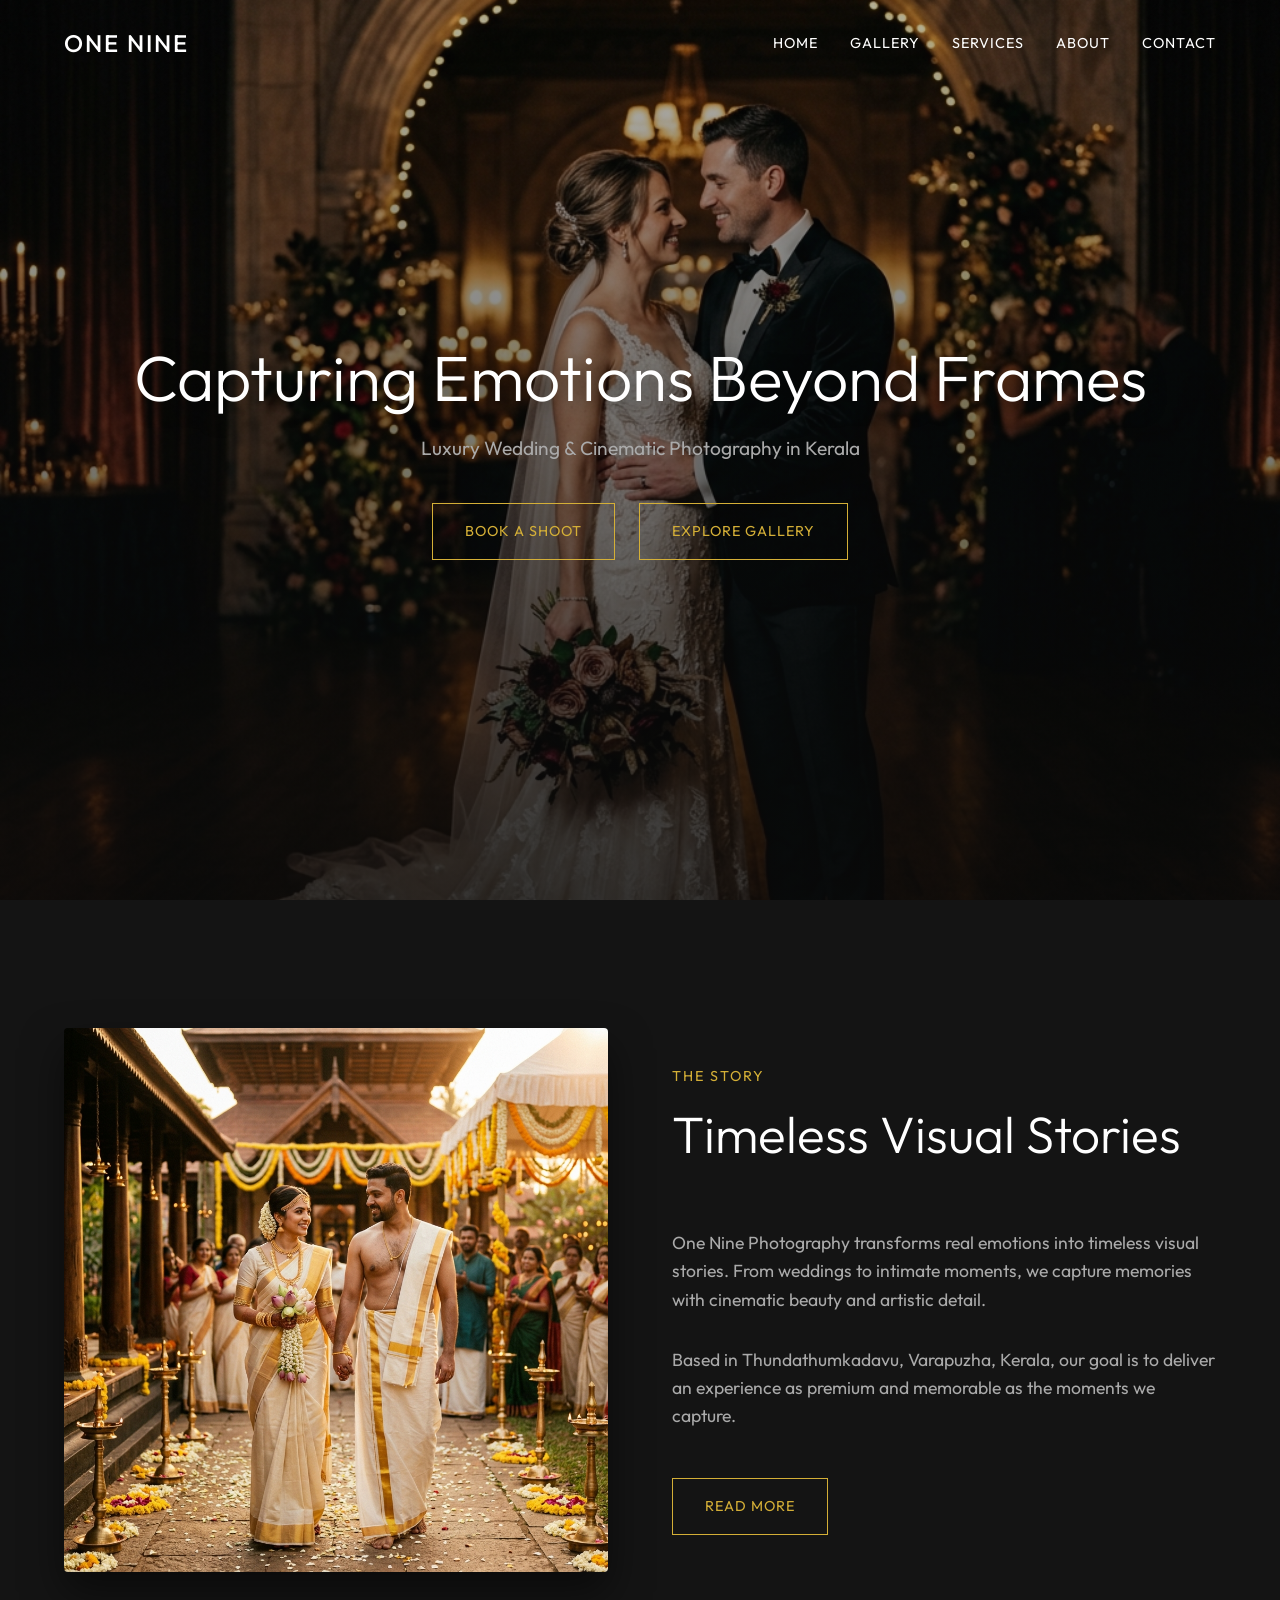
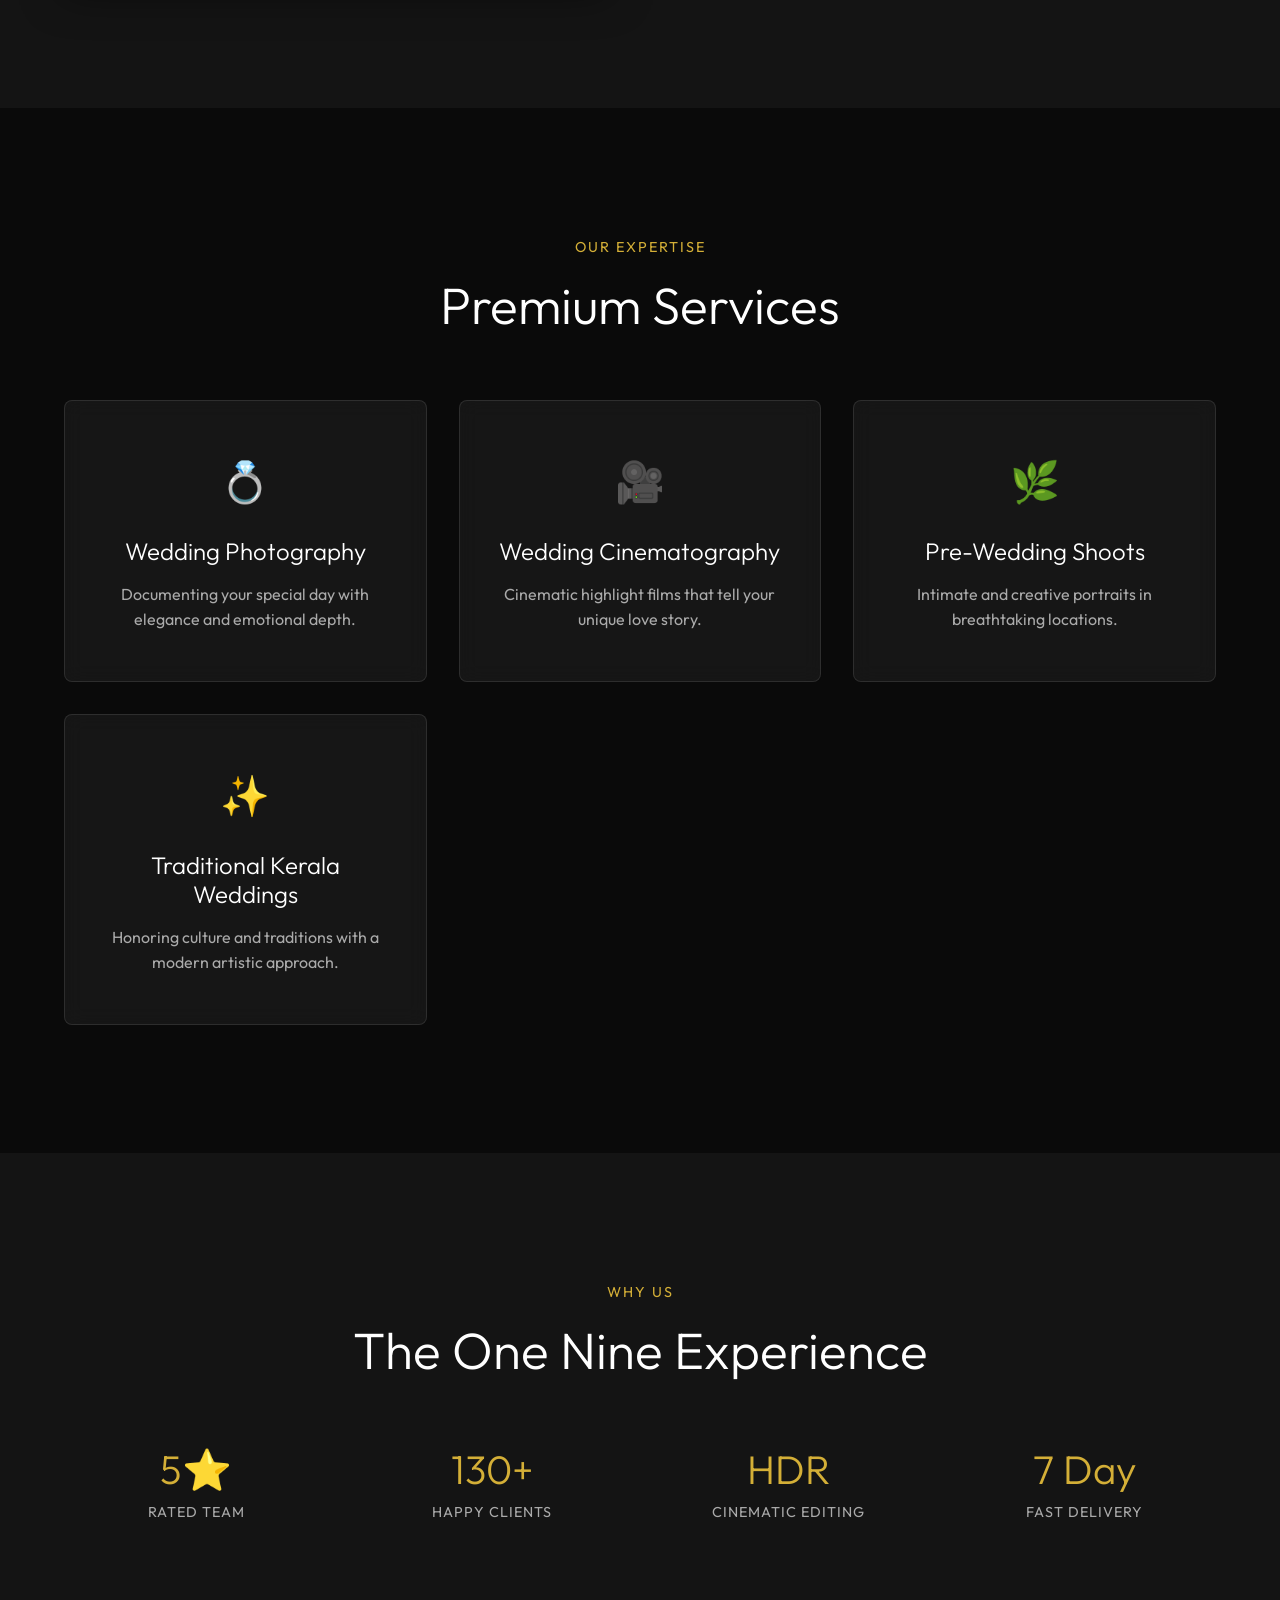
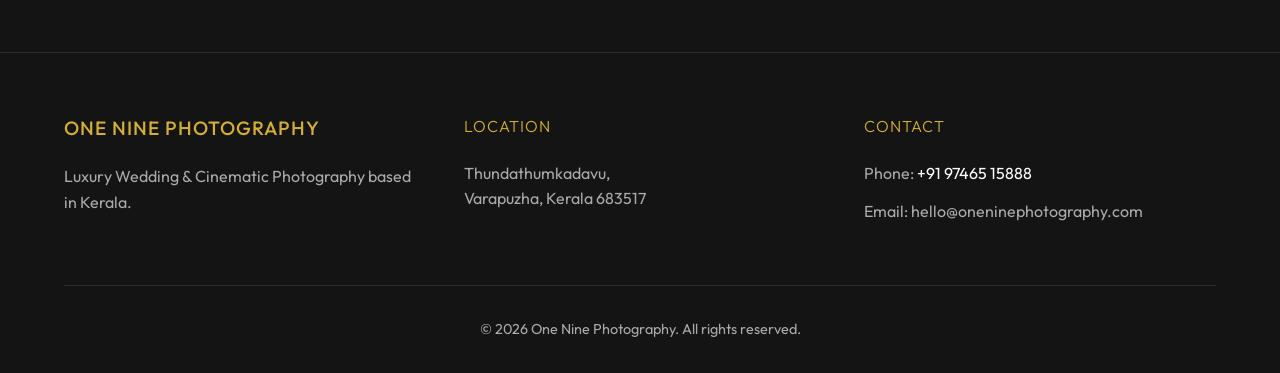
<file: index.html>
<!DOCTYPE html>
<html lang="en">
<head>
  <meta charset="UTF-8">
  <meta name="viewport" content="width=device-width, initial-scale=1.0">
  <title>One Nine Photography | Luxury Wedding & Cinematic Photography in Kerala</title>
  <meta name="description" content="One Nine Photography transforms real emotions into timeless visual stories. Luxury wedding, pre-wedding, and cinematic photography in Kerala.">
  <link rel="stylesheet" href="styles.css">
</head>
<body>

  <nav id="navbar">
    <div class="logo">One Nine</div>
    <ul class="nav-links" id="navLinks">
      <li><a href="index.html">Home</a></li>
      <li><a href="gallery.html">Gallery</a></li>
      <li><a href="services.html">Services</a></li>
      <li><a href="about.html">About</a></li>
      <li><a href="contact.html">Contact</a></li>
    </ul>
    <div class="hamburger" id="hamburger">☰</div>
  </nav>

  <header class="hero">
    <div class="hero-bg" id="heroBg"></div>
    <div class="hero-content">
      <h1>Capturing Emotions Beyond Frames</h1>
      <p>Luxury Wedding & Cinematic Photography in Kerala</p>
      <div class="hero-btns">
        <a href="contact.html" class="btn">Book a Shoot</a>
        <a href="gallery.html" class="btn">Explore Gallery</a>
      </div>
    </div>
  </header>

  <section id="about" class="about">
    <div class="about-image fade-in-on-scroll">
      <img src="" alt="Cinematic Couple Portrait" id="aboutImg">
    </div>
    <div class="about-text fade-in-on-scroll">
      <div class="section-title" style="text-align: left;">
        <span>The Story</span>
        <h2>Timeless Visual Stories</h2>
      </div>
      <p>One Nine Photography transforms real emotions into timeless visual stories. From weddings to intimate moments, we capture memories with cinematic beauty and artistic detail.</p>
      <p>Based in Thundathumkadavu, Varapuzha, Kerala, our goal is to deliver an experience as premium and memorable as the moments we capture.</p>
      <a href="about.html" class="btn" style="margin-top: 1rem;">Read More</a>
    </div>
  </section>

  <section id="services" class="services fade-in-on-scroll">
    <div class="section-title">
      <span>Our Expertise</span>
      <h2>Premium Services</h2>
    </div>
    <div class="services-grid">
      <div class="service-card">
        <div class="service-icon">💍</div>
        <h3>Wedding Photography</h3>
        <p>Documenting your special day with elegance and emotional depth.</p>
      </div>
      <div class="service-card">
        <div class="service-icon">🎥</div>
        <h3>Wedding Cinematography</h3>
        <p>Cinematic highlight films that tell your unique love story.</p>
      </div>
      <div class="service-card">
        <div class="service-icon">🌿</div>
        <h3>Pre-Wedding Shoots</h3>
        <p>Intimate and creative portraits in breathtaking locations.</p>
      </div>
      <div class="service-card">
        <div class="service-icon">✨</div>
        <h3>Traditional Kerala Weddings</h3>
        <p>Honoring culture and traditions with a modern artistic approach.</p>
      </div>
    </div>
  </section>

  <section class="why-choose-us fade-in-on-scroll" style="background: var(--bg-secondary);">
    <div class="section-title">
      <span>Why Us</span>
      <h2>The One Nine Experience</h2>
    </div>
    <div class="features-grid">
      <div class="feature-card">
        <h3>5⭐</h3>
        <p>Rated Team</p>
      </div>
      <div class="feature-card">
        <h3>130+</h3>
        <p>Happy Clients</p>
      </div>
      <div class="feature-card">
        <h3>HDR</h3>
        <p>Cinematic Editing</p>
      </div>
      <div class="feature-card">
        <h3>7 Day</h3>
        <p>Fast Delivery</p>
      </div>
    </div>
  </section>

  <footer>
    <div class="footer-content">
      <div class="footer-section">
        <h4 style="font-size: 1.2rem; font-weight: 500;">One Nine Photography</h4>
        <p>Luxury Wedding & Cinematic Photography based in Kerala.</p>
      </div>
      <div class="footer-section">
        <h4>Location</h4>
        <p>Thundathumkadavu,<br>Varapuzha, Kerala 683517</p>
      </div>
      <div class="footer-section">
        <h4>Contact</h4>
        <p>Phone: <a href="tel:+919746515888">+91 97465 15888</a></p>
        <p>Email: hello@oneninephotography.com</p>
      </div>
    </div>
    <div class="footer-bottom">
      <p>&copy; 2026 One Nine Photography. All rights reserved.</p>
    </div>
  </footer>

  <script src="script.js"></script>
</body>
</html>
</file>
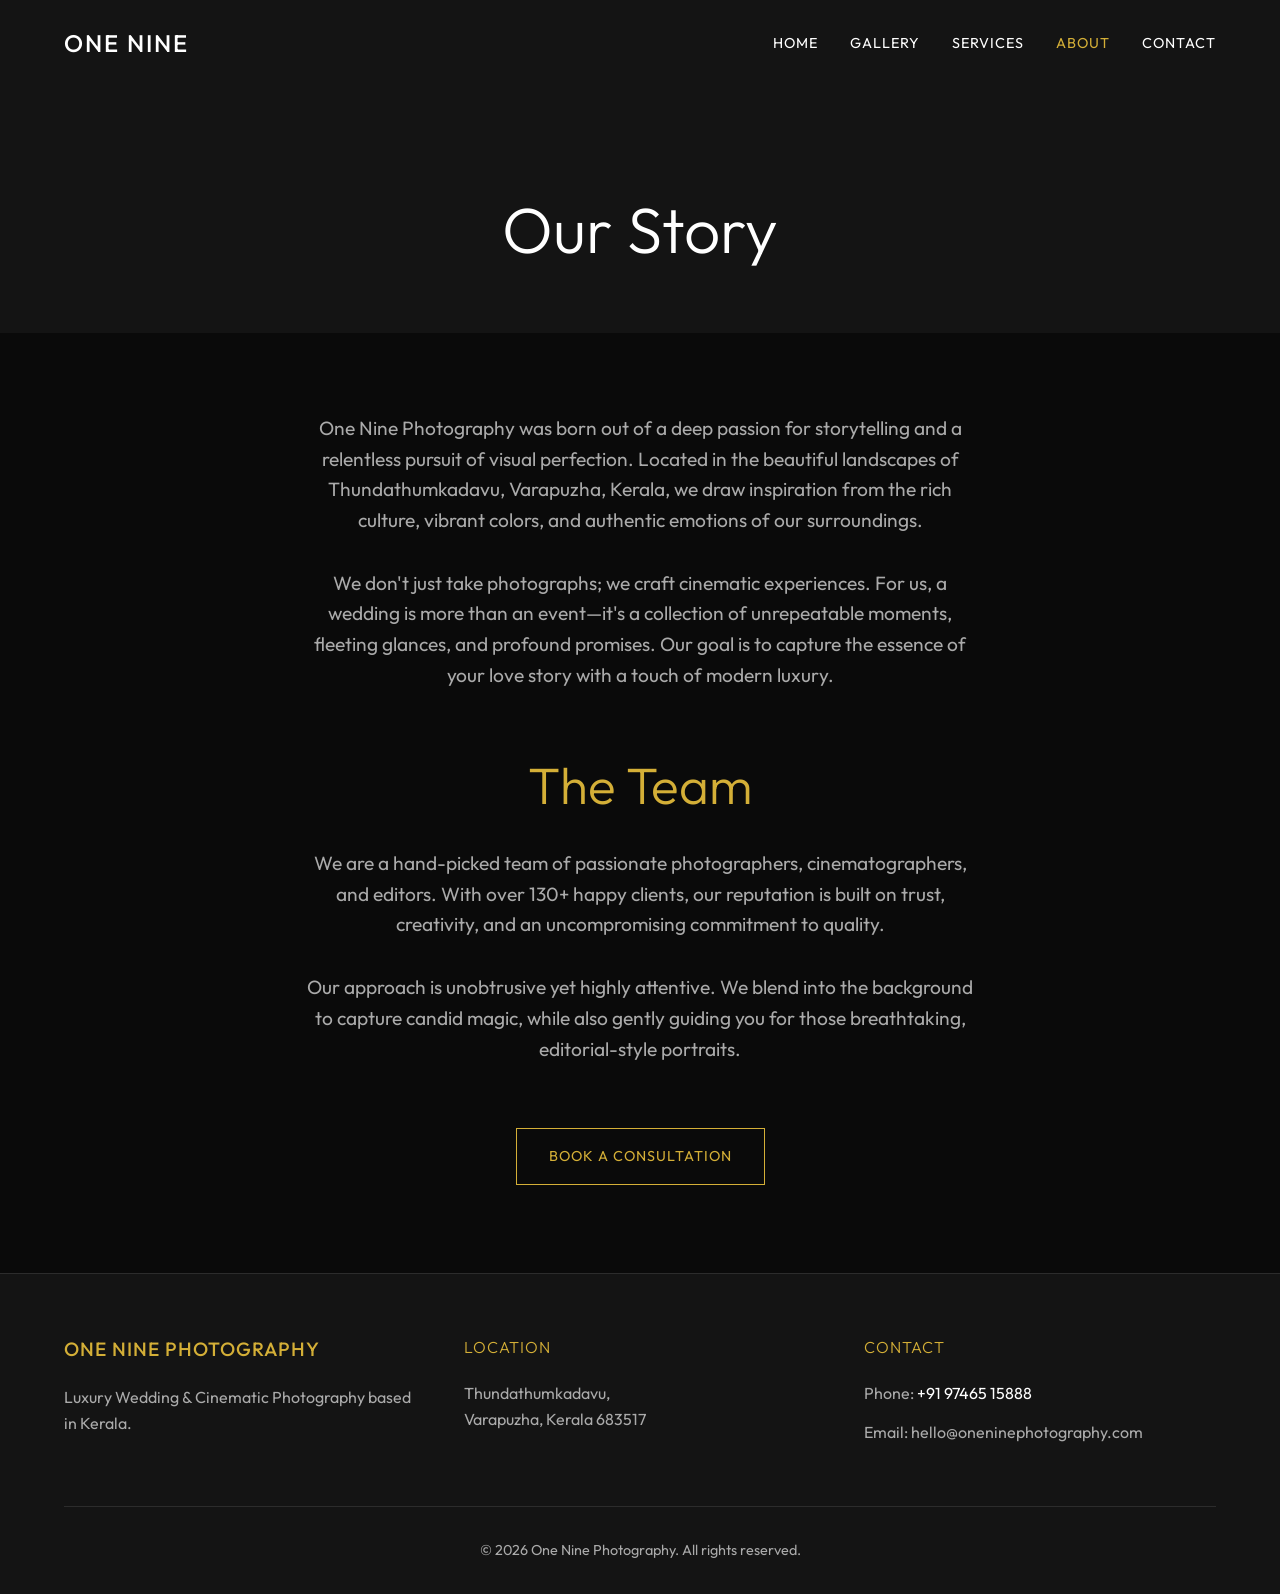
<file: about.html>
<!DOCTYPE html>
<html lang="en">
<head>
  <meta charset="UTF-8">
  <meta name="viewport" content="width=device-width, initial-scale=1.0">
  <title>About | One Nine Photography</title>
  <link rel="stylesheet" href="styles.css">
  <style>
    .about-header {
      padding: 12rem 5% 4rem;
      text-align: center;
      background: var(--bg-secondary);
    }
    
    .about-content {
      padding: 5rem 5%;
      max-width: 800px;
      margin: 0 auto;
      text-align: center;
    }
    
    .about-content p {
      color: var(--text-secondary);
      font-size: 1.2rem;
      margin-bottom: 2rem;
    }
    
    .about-content h2 {
      color: var(--accent-color);
      margin-top: 4rem;
      margin-bottom: 2rem;
    }
  </style>
</head>
<body>

  <nav id="navbar" class="scrolled">
    <div class="logo">One Nine</div>
    <ul class="nav-links" id="navLinks">
      <li><a href="index.html">Home</a></li>
      <li><a href="gallery.html">Gallery</a></li>
      <li><a href="services.html">Services</a></li>
      <li><a href="about.html" style="color: var(--accent-color);">About</a></li>
      <li><a href="contact.html">Contact</a></li>
    </ul>
    <div class="hamburger" id="hamburger">☰</div>
  </nav>

  <header class="about-header fade-in-on-scroll">
    <h1>Our Story</h1>
  </header>

  <section class="about-content fade-in-on-scroll">
    <p>One Nine Photography was born out of a deep passion for storytelling and a relentless pursuit of visual perfection. Located in the beautiful landscapes of Thundathumkadavu, Varapuzha, Kerala, we draw inspiration from the rich culture, vibrant colors, and authentic emotions of our surroundings.</p>
    
    <p>We don't just take photographs; we craft cinematic experiences. For us, a wedding is more than an event—it's a collection of unrepeatable moments, fleeting glances, and profound promises. Our goal is to capture the essence of your love story with a touch of modern luxury.</p>

    <h2>The Team</h2>
    <p>We are a hand-picked team of passionate photographers, cinematographers, and editors. With over 130+ happy clients, our reputation is built on trust, creativity, and an uncompromising commitment to quality.</p>
    
    <p>Our approach is unobtrusive yet highly attentive. We blend into the background to capture candid magic, while also gently guiding you for those breathtaking, editorial-style portraits.</p>

    <a href="contact.html" class="btn" style="margin-top: 2rem;">Book a Consultation</a>
  </section>

  <footer>
    <div class="footer-content">
      <div class="footer-section">
        <h4 style="font-size: 1.2rem; font-weight: 500;">One Nine Photography</h4>
        <p>Luxury Wedding & Cinematic Photography based in Kerala.</p>
      </div>
      <div class="footer-section">
        <h4>Location</h4>
        <p>Thundathumkadavu,<br>Varapuzha, Kerala 683517</p>
      </div>
      <div class="footer-section">
        <h4>Contact</h4>
        <p>Phone: <a href="tel:+919746515888">+91 97465 15888</a></p>
        <p>Email: hello@oneninephotography.com</p>
      </div>
    </div>
    <div class="footer-bottom">
      <p>&copy; 2026 One Nine Photography. All rights reserved.</p>
    </div>
  </footer>

  <script src="script.js"></script>
</body>
</html>
</file>
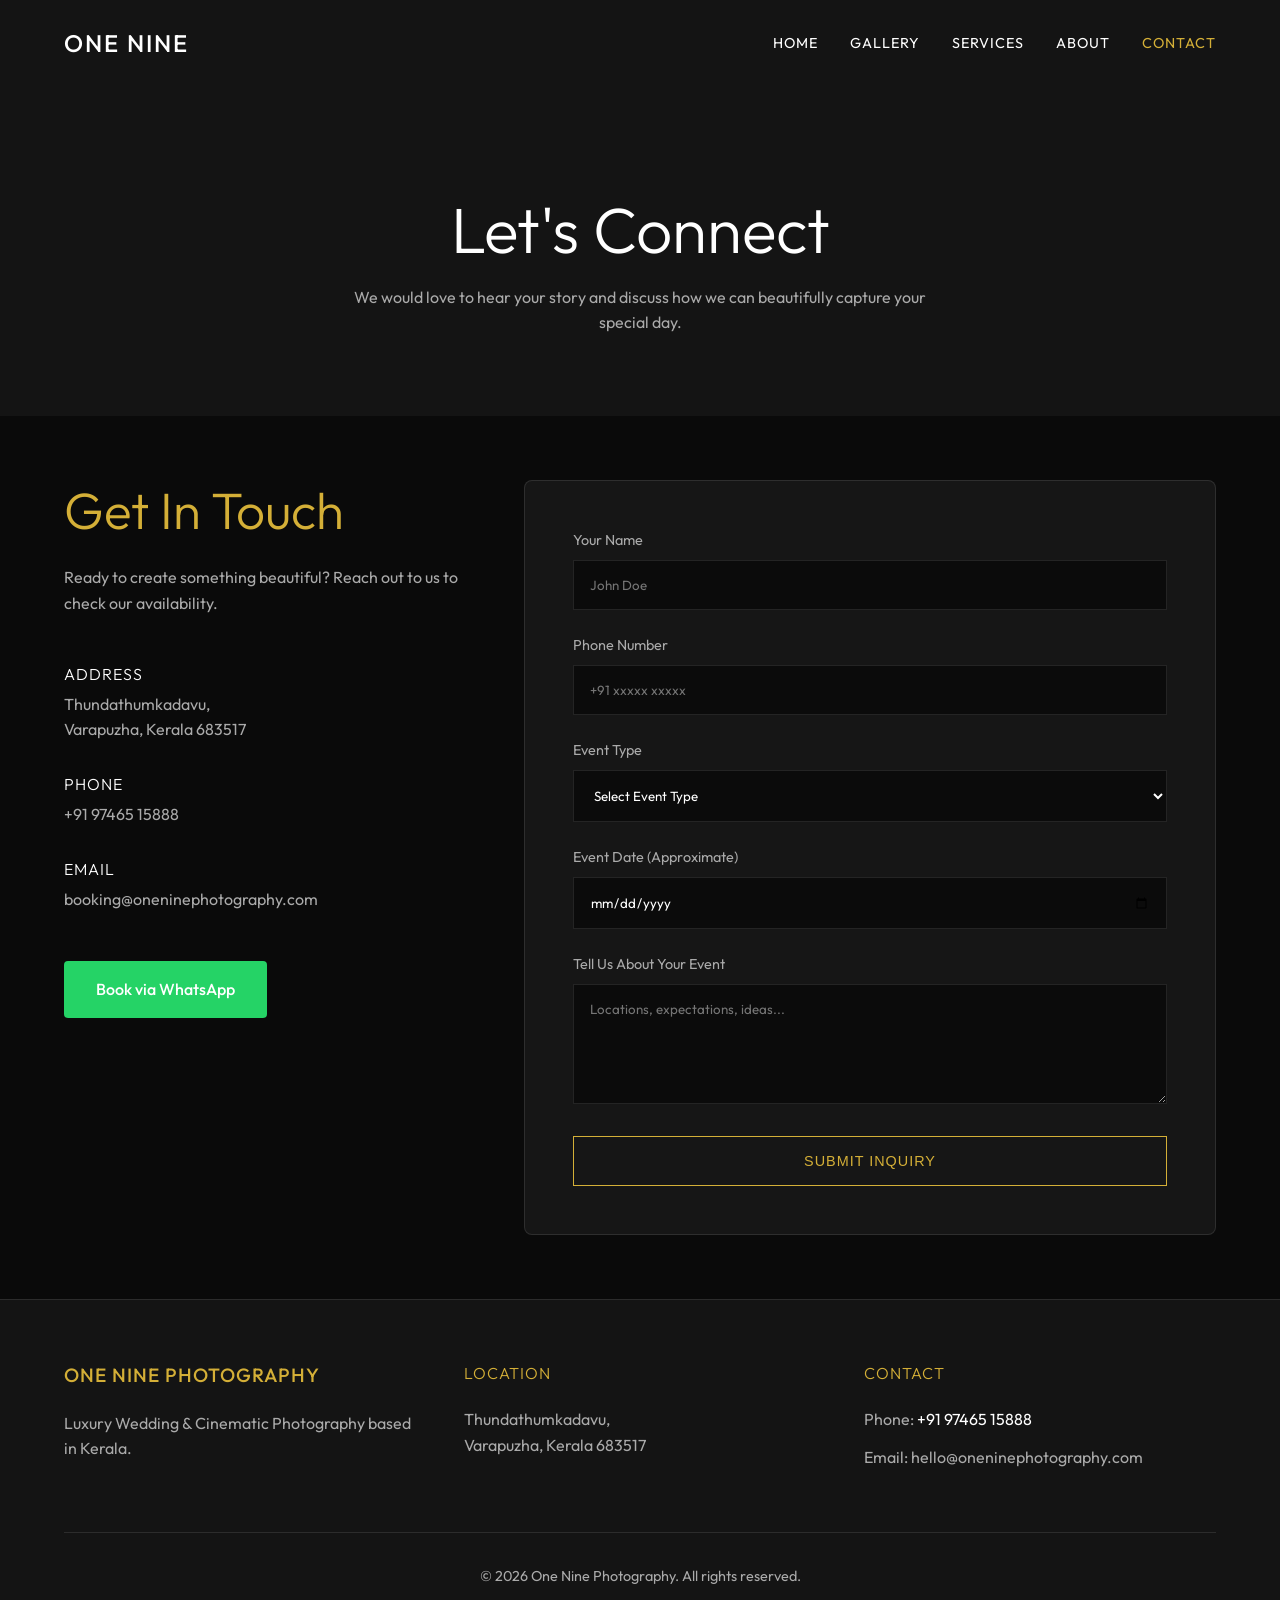
<file: contact.html>
<!DOCTYPE html>
<html lang="en">
<head>
  <meta charset="UTF-8">
  <meta name="viewport" content="width=device-width, initial-scale=1.0">
  <title>Contact | One Nine Photography</title>
  <link rel="stylesheet" href="styles.css">
  <style>
    .contact-header {
      padding: 12rem 5% 4rem;
      text-align: center;
      background: var(--bg-secondary);
    }
    
    .contact-container {
      display: flex;
      gap: 4rem;
      padding: 4rem 5%;
    }
    
    .contact-info {
      flex: 1;
    }
    
    .contact-info h2 {
      color: var(--accent-color);
    }
    
    .info-item {
      margin-bottom: 2rem;
    }
    
    .info-item h4 {
      text-transform: uppercase;
      letter-spacing: 1px;
      margin-bottom: 0.5rem;
    }
    
    .info-item p {
      color: var(--text-secondary);
    }
    
    .contact-form-wrapper {
      flex: 1.5;
      background: var(--glass-bg);
      padding: 3rem;
      border: 1px solid var(--glass-border);
      border-radius: 8px;
    }
    
    .form-group {
      margin-bottom: 1.5rem;
    }
    
    .form-group label {
      display: block;
      margin-bottom: 0.5rem;
      font-size: 0.9rem;
      color: var(--text-secondary);
    }
    
    .form-control {
      width: 100%;
      padding: 1rem;
      background: rgba(0,0,0,0.5);
      border: 1px solid var(--glass-border);
      color: white;
      font-family: 'Outfit', sans-serif;
    }
    
    .form-control:focus {
      outline: none;
      border-color: var(--accent-color);
    }
    
    textarea.form-control {
      resize: vertical;
      min-height: 120px;
    }
    
    .whatsapp-btn {
      display: inline-flex;
      align-items: center;
      gap: 0.5rem;
      background: #25D366;
      color: white;
      padding: 1rem 2rem;
      border-radius: 4px;
      text-decoration: none;
      font-weight: 500;
      margin-top: 1rem;
      transition: background 0.3s ease;
    }
    
    .whatsapp-btn:hover {
      background: #128C7E;
      color: white;
    }

    @media (max-width: 900px) {
      .contact-container {
        flex-direction: column;
      }
    }
  </style>
</head>
<body>

  <nav id="navbar" class="scrolled">
    <div class="logo">One Nine</div>
    <ul class="nav-links" id="navLinks">
      <li><a href="index.html">Home</a></li>
      <li><a href="gallery.html">Gallery</a></li>
      <li><a href="services.html">Services</a></li>
      <li><a href="about.html">About</a></li>
      <li><a href="contact.html" style="color: var(--accent-color);">Contact</a></li>
    </ul>
    <div class="hamburger" id="hamburger">☰</div>
  </nav>

  <header class="contact-header fade-in-on-scroll">
    <h1>Let's Connect</h1>
    <p style="color: var(--text-secondary); max-width: 600px; margin: 1rem auto;">We would love to hear your story and discuss how we can beautifully capture your special day.</p>
  </header>

  <section class="contact-container">
    <div class="contact-info fade-in-on-scroll">
      <h2>Get In Touch</h2>
      <p style="color: var(--text-secondary); margin-bottom: 3rem;">Ready to create something beautiful? Reach out to us to check our availability.</p>
      
      <div class="info-item">
        <h4>Address</h4>
        <p>Thundathumkadavu,<br>Varapuzha, Kerala 683517</p>
      </div>
      <div class="info-item">
        <h4>Phone</h4>
        <p>+91 97465 15888</p>
      </div>
      <div class="info-item">
        <h4>Email</h4>
        <p>booking@oneninephotography.com</p>
      </div>
      
      <a href="https://wa.me/919746515888" class="whatsapp-btn">
        <span>Book via WhatsApp</span>
      </a>
    </div>
    
    <div class="contact-form-wrapper fade-in-on-scroll">
      <form>
        <div class="form-group">
          <label>Your Name</label>
          <input type="text" class="form-control" placeholder="John Doe" required>
        </div>
        <div class="form-group">
          <label>Phone Number</label>
          <input type="tel" class="form-control" placeholder="+91 xxxxx xxxxx" required>
        </div>
        <div class="form-group">
          <label>Event Type</label>
          <select class="form-control" required>
            <option value="">Select Event Type</option>
            <option value="wedding">Wedding</option>
            <option value="pre-wedding">Pre-Wedding Shoot</option>
            <option value="engagement">Engagement</option>
            <option value="other">Other</option>
          </select>
        </div>
        <div class="form-group">
          <label>Event Date (Approximate)</label>
          <input type="date" class="form-control">
        </div>
        <div class="form-group">
          <label>Tell Us About Your Event</label>
          <textarea class="form-control" placeholder="Locations, expectations, ideas..."></textarea>
        </div>
        <button type="submit" class="btn" style="width: 100%;">Submit Inquiry</button>
      </form>
    </div>
  </section>

  <footer>
    <div class="footer-content">
      <div class="footer-section">
        <h4 style="font-size: 1.2rem; font-weight: 500;">One Nine Photography</h4>
        <p>Luxury Wedding & Cinematic Photography based in Kerala.</p>
      </div>
      <div class="footer-section">
        <h4>Location</h4>
        <p>Thundathumkadavu,<br>Varapuzha, Kerala 683517</p>
      </div>
      <div class="footer-section">
        <h4>Contact</h4>
        <p>Phone: <a href="tel:+919746515888">+91 97465 15888</a></p>
        <p>Email: hello@oneninephotography.com</p>
      </div>
    </div>
    <div class="footer-bottom">
      <p>&copy; 2026 One Nine Photography. All rights reserved.</p>
    </div>
  </footer>

  <script src="script.js"></script>
</body>
</html>
</file>
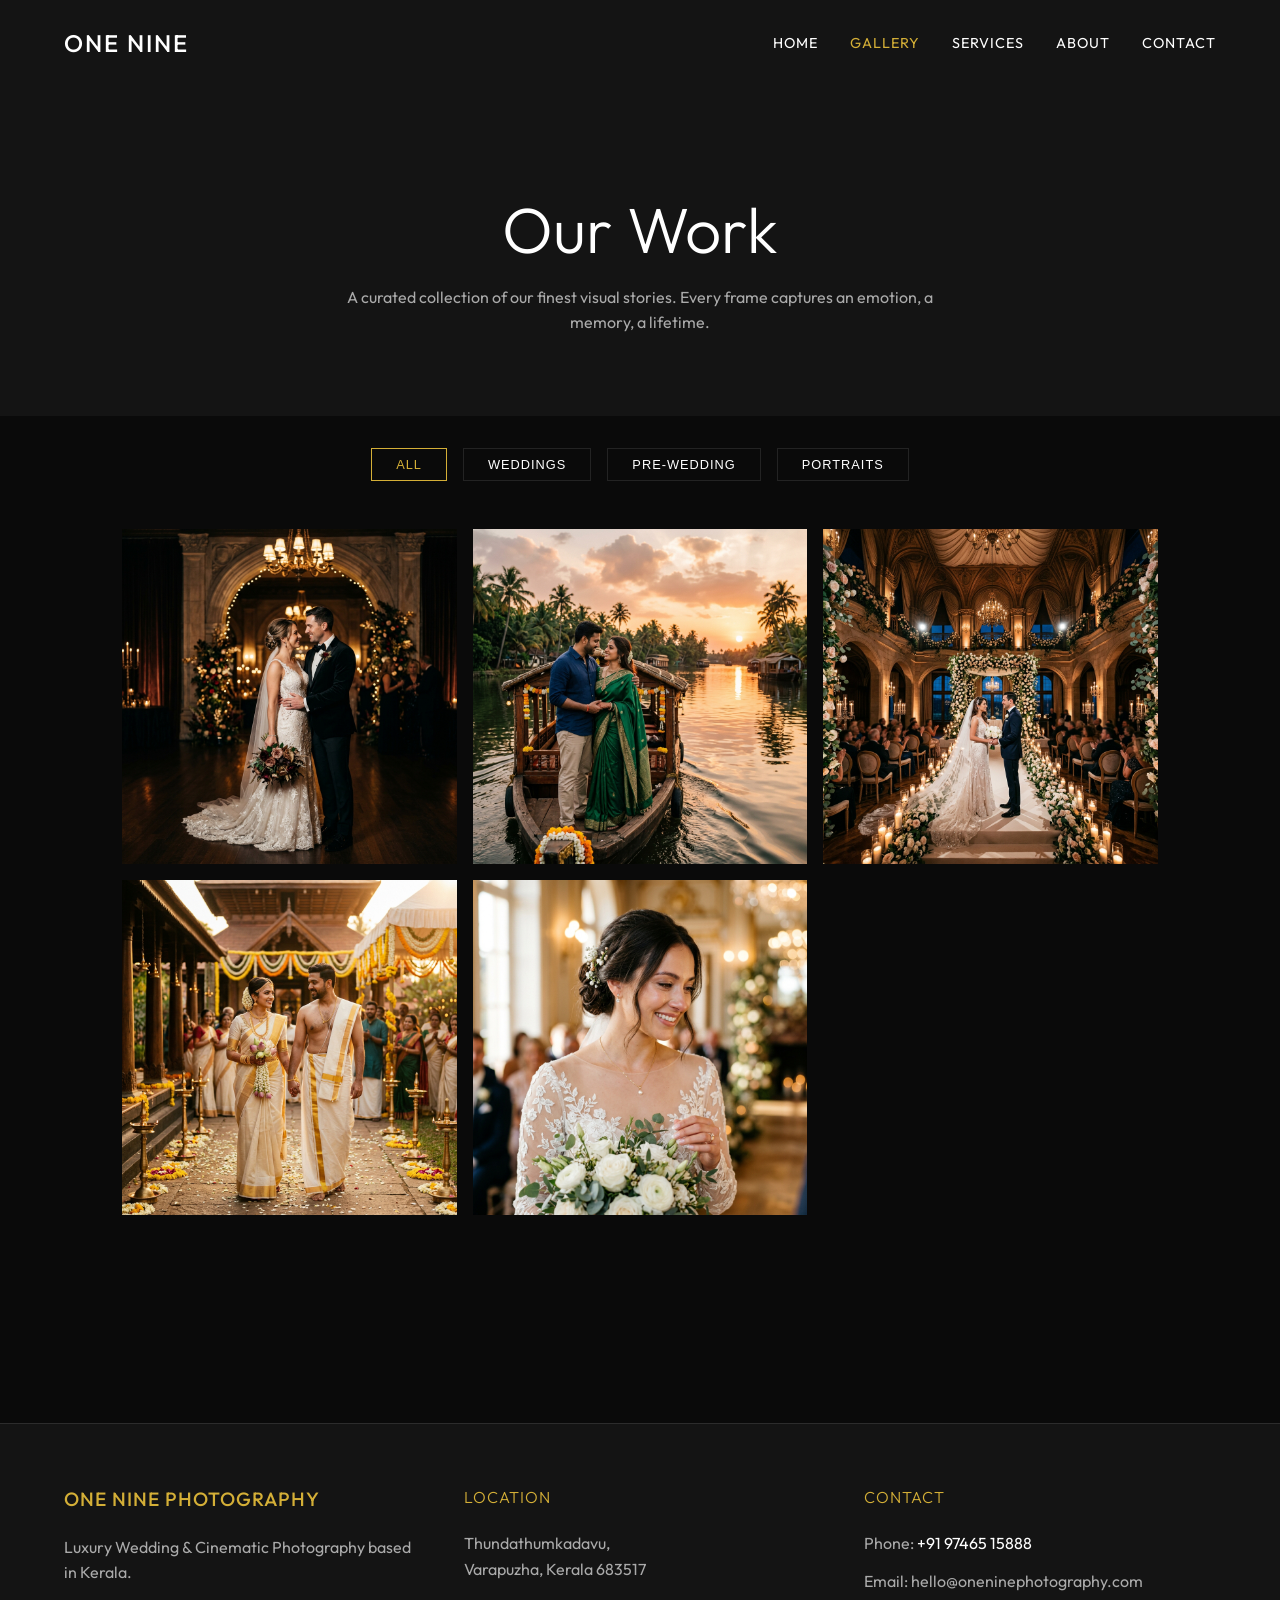
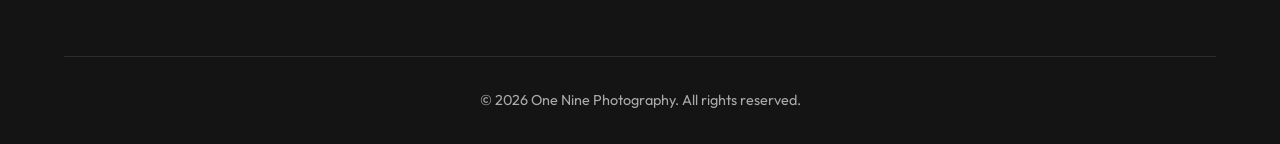
<file: gallery.html>
<!DOCTYPE html>
<html lang="en">
<head>
  <meta charset="UTF-8">
  <meta name="viewport" content="width=device-width, initial-scale=1.0">
  <title>Gallery | One Nine Photography</title>
  <link rel="stylesheet" href="styles.css">
  <style>
    /* Gallery specific styles */
    .gallery-header {
      padding: 12rem 5% 4rem;
      text-align: center;
      background: var(--bg-secondary);
    }
    
    .gallery-filters {
      display: flex;
      justify-content: center;
      gap: 1rem;
      margin-bottom: 3rem;
      flex-wrap: wrap;
    }
    
    .filter-btn {
      background: transparent;
      border: 1px solid var(--glass-border);
      color: var(--text-primary);
      padding: 0.5rem 1.5rem;
      cursor: pointer;
      transition: all 0.3s ease;
      text-transform: uppercase;
      font-size: 0.8rem;
      letter-spacing: 1px;
    }
    
    .filter-btn.active, .filter-btn:hover {
      border-color: var(--accent-color);
      color: var(--accent-color);
    }
    
    .masonry-grid {
      column-count: 3;
      column-gap: 1rem;
      padding: 0 5% 5rem;
    }
    
    @media (max-width: 900px) {
      .masonry-grid { column-count: 2; }
    }
    
    @media (max-width: 600px) {
      .masonry-grid { column-count: 1; }
    }
    
    .gallery-item {
      break-inside: avoid;
      margin-bottom: 1rem;
      position: relative;
      overflow: hidden;
      cursor: pointer;
    }
    
    .gallery-item img {
      width: 100%;
      display: block;
      transition: transform 0.5s ease;
    }
    
    .gallery-item:hover img {
      transform: scale(1.05);
    }
    
    .gallery-overlay {
      position: absolute;
      top: 0; left: 0; width: 100%; height: 100%;
      background: rgba(0,0,0,0.5);
      opacity: 0;
      transition: opacity 0.3s ease;
      display: flex;
      align-items: center;
      justify-content: center;
      color: white;
      font-size: 1.2rem;
      text-transform: uppercase;
      letter-spacing: 2px;
    }
    
    .gallery-item:hover .gallery-overlay {
      opacity: 1;
    }
  </style>
</head>
<body>

  <nav id="navbar" class="scrolled">
    <div class="logo">One Nine</div>
    <ul class="nav-links" id="navLinks">
      <li><a href="index.html">Home</a></li>
      <li><a href="gallery.html" style="color: var(--accent-color);">Gallery</a></li>
      <li><a href="services.html">Services</a></li>
      <li><a href="about.html">About</a></li>
      <li><a href="contact.html">Contact</a></li>
    </ul>
    <div class="hamburger" id="hamburger">☰</div>
  </nav>

  <header class="gallery-header fade-in-on-scroll">
    <h1>Our Work</h1>
    <p style="color: var(--text-secondary); max-width: 600px; margin: 1rem auto;">A curated collection of our finest visual stories. Every frame captures an emotion, a memory, a lifetime.</p>
  </header>

  <section style="padding-top: 2rem;">
    <div class="gallery-filters fade-in-on-scroll">
      <button class="filter-btn active" data-filter="all">All</button>
      <button class="filter-btn" data-filter="weddings">Weddings</button>
      <button class="filter-btn" data-filter="pre-wedding">Pre-Wedding</button>
      <button class="filter-btn" data-filter="portraits">Portraits</button>
    </div>

    <div class="masonry-grid fade-in-on-scroll">
      <div class="gallery-item" data-category="weddings">
        <img src="images/portfolio_1.jpg" alt="Portfolio Image 1">
        <div class="gallery-overlay">View</div>
      </div>
      <div class="gallery-item" data-category="weddings">
        <img src="images/portfolio_2.png" alt="Portfolio Image 2">
        <div class="gallery-overlay">View</div>
      </div>
      <div class="gallery-item" data-category="pre-wedding">
        <img src="images/portfolio_3.png" alt="Portfolio Image 3">
        <div class="gallery-overlay">View</div>
      </div>
      <div class="gallery-item" data-category="portraits">
        <img src="images/portfolio_4.png" alt="Portfolio Image 4">
        <div class="gallery-overlay">View</div>
      </div>
      <div class="gallery-item" data-category="weddings">
        <img src="images/portfolio_5.png" alt="Portfolio Image 5">
        <div class="gallery-overlay">View</div>
      </div>
    </div>
  </section>

  <footer>
    <div class="footer-content">
      <div class="footer-section">
        <h4 style="font-size: 1.2rem; font-weight: 500;">One Nine Photography</h4>
        <p>Luxury Wedding & Cinematic Photography based in Kerala.</p>
      </div>
      <div class="footer-section">
        <h4>Location</h4>
        <p>Thundathumkadavu,<br>Varapuzha, Kerala 683517</p>
      </div>
      <div class="footer-section">
        <h4>Contact</h4>
        <p>Phone: <a href="tel:+919746515888">+91 97465 15888</a></p>
        <p>Email: hello@oneninephotography.com</p>
      </div>
    </div>
    <div class="footer-bottom">
      <p>&copy; 2026 One Nine Photography. All rights reserved.</p>
    </div>
  </footer>

  <script src="script.js"></script>
</body>
</html>
</file>
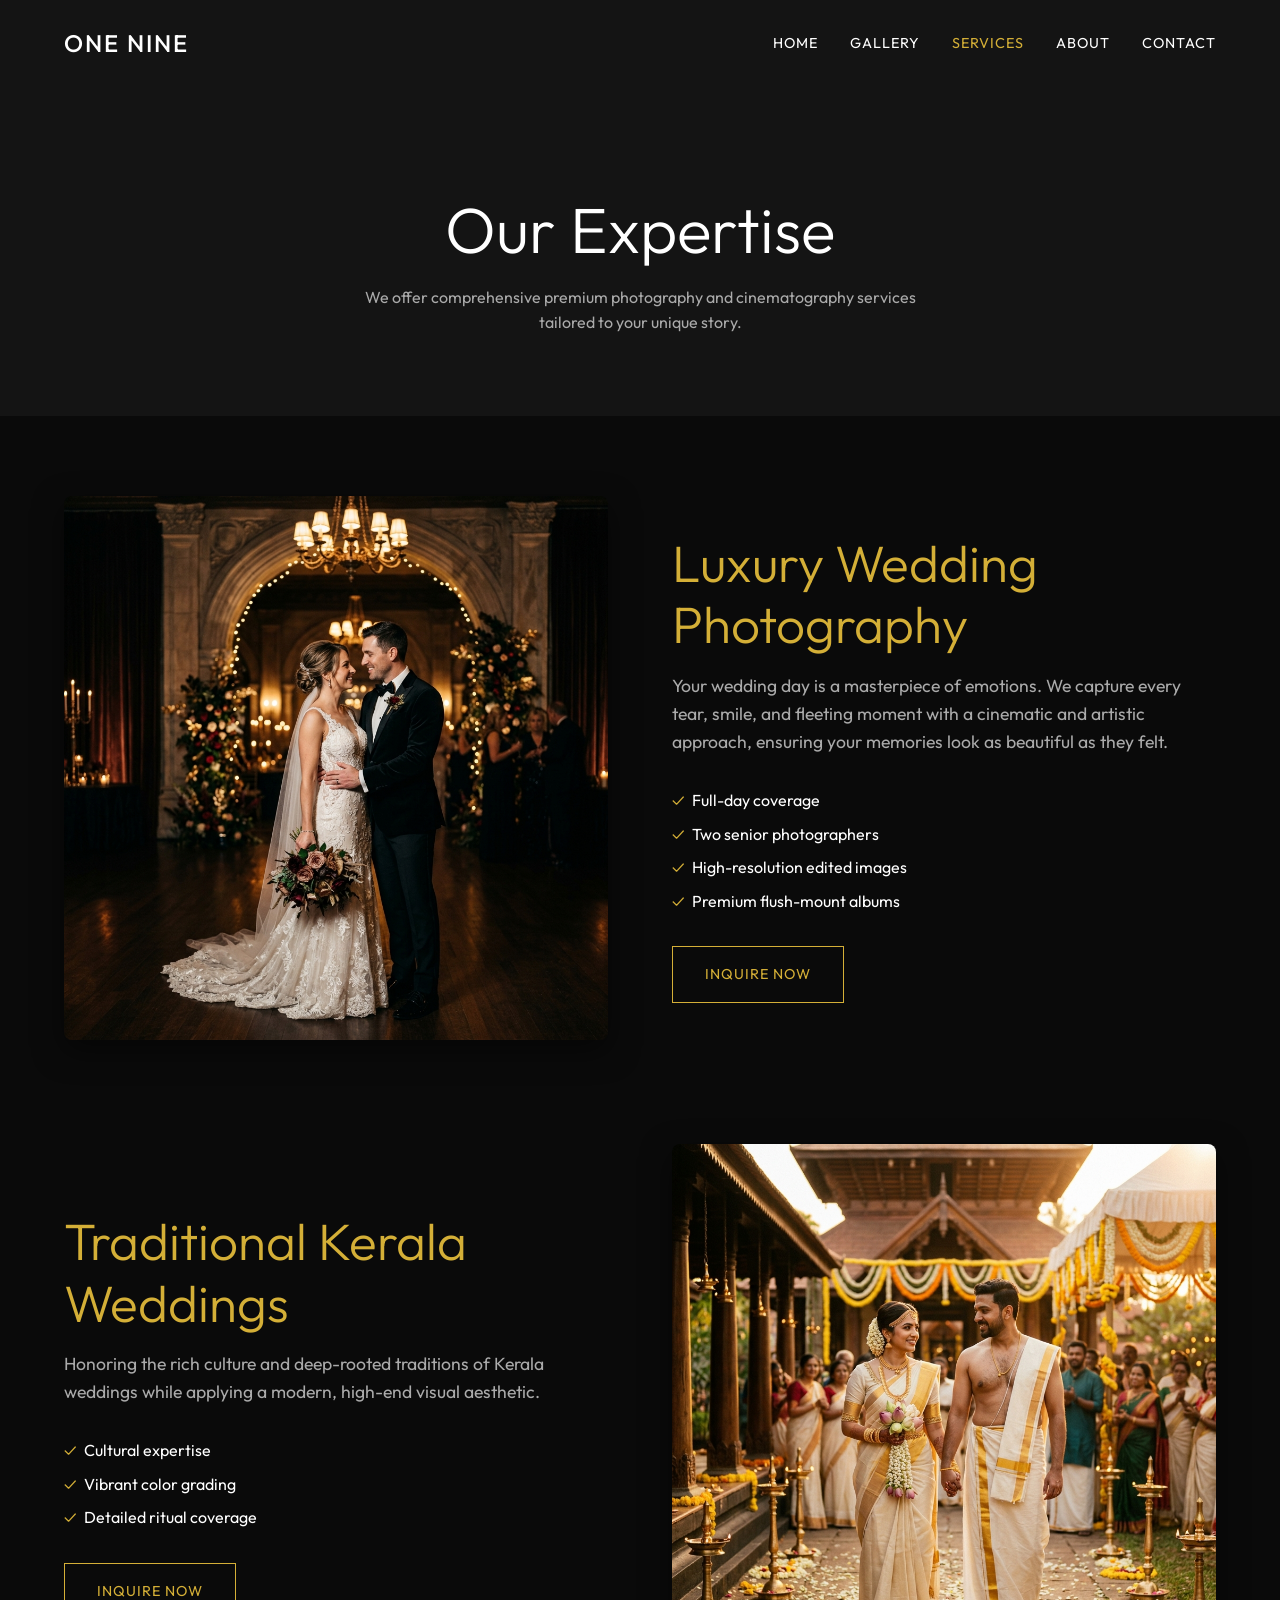
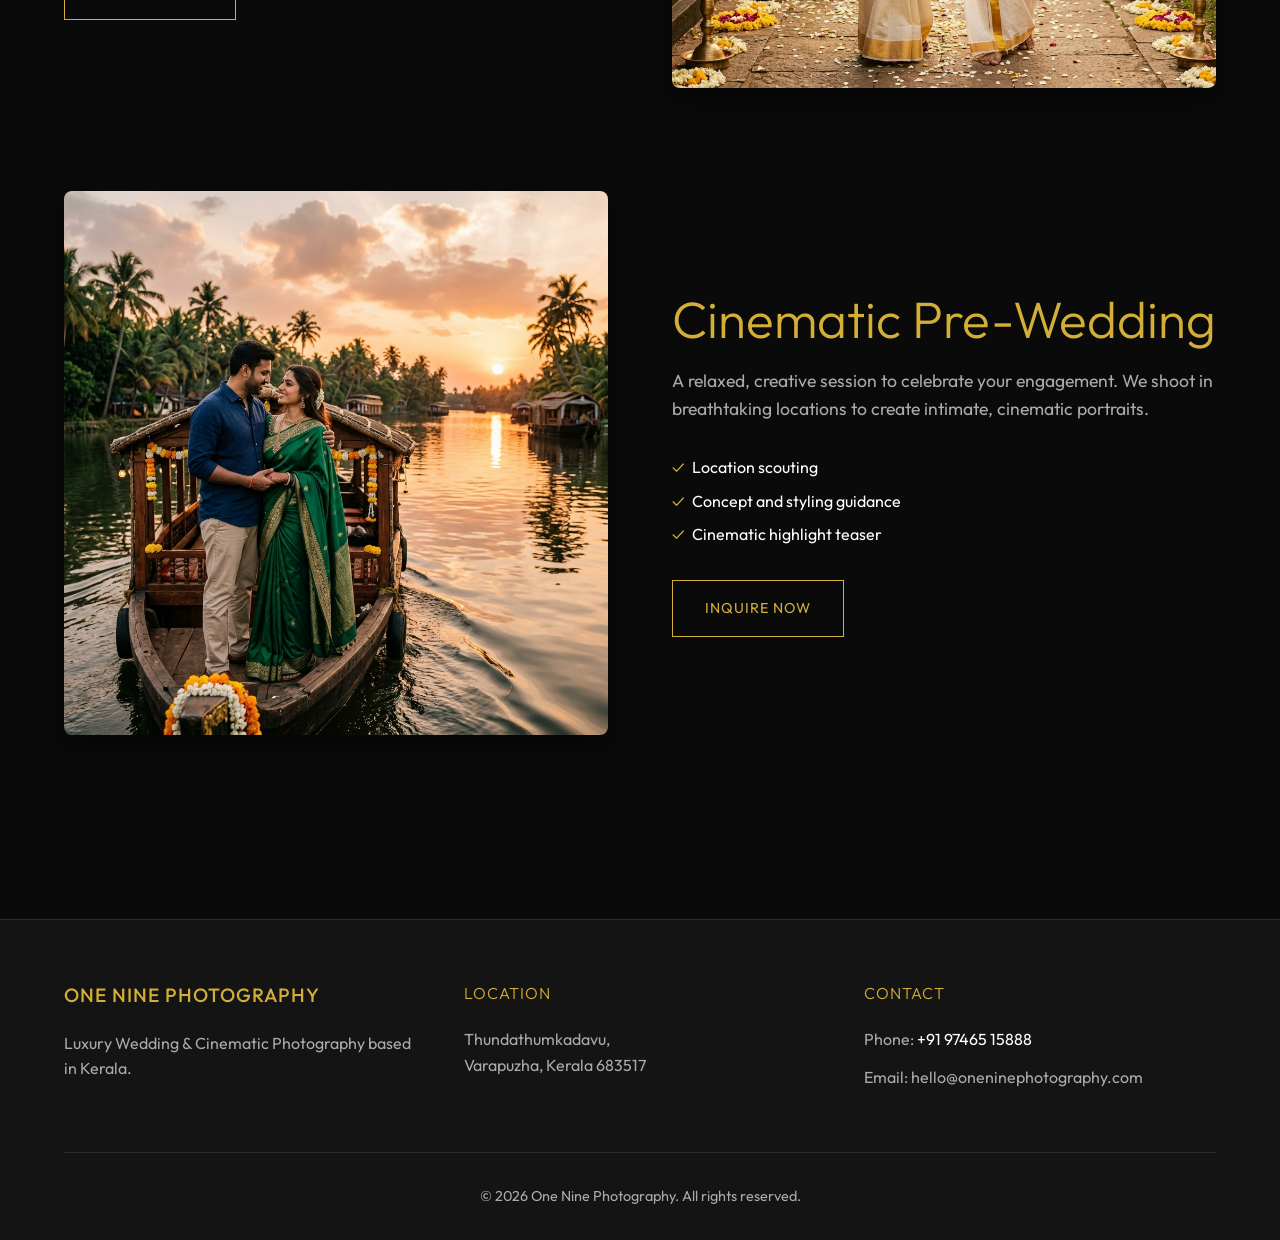
<file: services.html>
<!DOCTYPE html>
<html lang="en">
<head>
  <meta charset="UTF-8">
  <meta name="viewport" content="width=device-width, initial-scale=1.0">
  <title>Services | One Nine Photography</title>
  <link rel="stylesheet" href="styles.css">
  <style>
    .services-header {
      padding: 12rem 5% 4rem;
      text-align: center;
      background: var(--bg-secondary);
    }
    
    .detailed-services {
      padding: 5rem 5%;
    }
    
    .service-row {
      display: flex;
      align-items: center;
      gap: 4rem;
      margin-bottom: 6rem;
    }
    
    .service-row:nth-child(even) {
      flex-direction: row-reverse;
    }
    
    .service-image {
      flex: 1;
      position: relative;
    }
    
    .service-image img {
      width: 100%;
      border-radius: 8px;
      box-shadow: 0 10px 30px rgba(0,0,0,0.5);
    }
    
    .service-info {
      flex: 1;
    }
    
    .service-info h2 {
      color: var(--accent-color);
      margin-bottom: 1rem;
    }
    
    .service-info p {
      color: var(--text-secondary);
      margin-bottom: 2rem;
      font-size: 1.1rem;
    }
    
    .service-features {
      list-style: none;
      margin-bottom: 2rem;
    }
    
    .service-features li {
      margin-bottom: 0.5rem;
      color: var(--text-primary);
      display: flex;
      align-items: center;
      gap: 0.5rem;
    }
    
    .service-features li::before {
      content: '✓';
      color: var(--accent-color);
    }
    
    @media (max-width: 900px) {
      .service-row, .service-row:nth-child(even) {
        flex-direction: column;
      }
    }
  </style>
</head>
<body>

  <nav id="navbar" class="scrolled">
    <div class="logo">One Nine</div>
    <ul class="nav-links" id="navLinks">
      <li><a href="index.html">Home</a></li>
      <li><a href="gallery.html">Gallery</a></li>
      <li><a href="services.html" style="color: var(--accent-color);">Services</a></li>
      <li><a href="about.html">About</a></li>
      <li><a href="contact.html">Contact</a></li>
    </ul>
    <div class="hamburger" id="hamburger">☰</div>
  </nav>

  <header class="services-header fade-in-on-scroll">
    <h1>Our Expertise</h1>
    <p style="color: var(--text-secondary); max-width: 600px; margin: 1rem auto;">We offer comprehensive premium photography and cinematography services tailored to your unique story.</p>
  </header>

  <section class="detailed-services">
    <div class="service-row fade-in-on-scroll">
      <div class="service-image">
        <img src="images/portfolio_1.jpg" alt="Wedding Photography">
      </div>
      <div class="service-info">
        <h2>Luxury Wedding Photography</h2>
        <p>Your wedding day is a masterpiece of emotions. We capture every tear, smile, and fleeting moment with a cinematic and artistic approach, ensuring your memories look as beautiful as they felt.</p>
        <ul class="service-features">
          <li>Full-day coverage</li>
          <li>Two senior photographers</li>
          <li>High-resolution edited images</li>
          <li>Premium flush-mount albums</li>
        </ul>
        <a href="contact.html" class="btn">Inquire Now</a>
      </div>
    </div>
    
    <div class="service-row fade-in-on-scroll">
      <div class="service-image">
        <img src="images/portfolio_2.png" alt="Traditional Kerala Weddings">
      </div>
      <div class="service-info">
        <h2>Traditional Kerala Weddings</h2>
        <p>Honoring the rich culture and deep-rooted traditions of Kerala weddings while applying a modern, high-end visual aesthetic.</p>
        <ul class="service-features">
          <li>Cultural expertise</li>
          <li>Vibrant color grading</li>
          <li>Detailed ritual coverage</li>
        </ul>
        <a href="contact.html" class="btn">Inquire Now</a>
      </div>
    </div>
    
    <div class="service-row fade-in-on-scroll">
      <div class="service-image">
        <img src="images/portfolio_3.png" alt="Pre-Wedding Shoots">
      </div>
      <div class="service-info">
        <h2>Cinematic Pre-Wedding</h2>
        <p>A relaxed, creative session to celebrate your engagement. We shoot in breathtaking locations to create intimate, cinematic portraits.</p>
        <ul class="service-features">
          <li>Location scouting</li>
          <li>Concept and styling guidance</li>
          <li>Cinematic highlight teaser</li>
        </ul>
        <a href="contact.html" class="btn">Inquire Now</a>
      </div>
    </div>
  </section>

  <footer>
    <div class="footer-content">
      <div class="footer-section">
        <h4 style="font-size: 1.2rem; font-weight: 500;">One Nine Photography</h4>
        <p>Luxury Wedding & Cinematic Photography based in Kerala.</p>
      </div>
      <div class="footer-section">
        <h4>Location</h4>
        <p>Thundathumkadavu,<br>Varapuzha, Kerala 683517</p>
      </div>
      <div class="footer-section">
        <h4>Contact</h4>
        <p>Phone: <a href="tel:+919746515888">+91 97465 15888</a></p>
        <p>Email: hello@oneninephotography.com</p>
      </div>
    </div>
    <div class="footer-bottom">
      <p>&copy; 2026 One Nine Photography. All rights reserved.</p>
    </div>
  </footer>

  <script src="script.js"></script>
</body>
</html>
</file>
<file: styles.css>
/* styles.css */
@import url('https://fonts.googleapis.com/css2?family=Outfit:wght@300;400;500;600;700&display=swap');

:root {
  --bg-color: #0a0a0a;
  --bg-secondary: #141414;
  --text-primary: #ffffff;
  --text-secondary: #aaaaaa;
  --accent-color: #d4af37; /* Warm beige / gold */
  --accent-color-hover: #f1c40f;
  --glass-bg: rgba(255, 255, 255, 0.05);
  --glass-border: rgba(255, 255, 255, 0.1);
}

* {
  margin: 0;
  padding: 0;
  box-sizing: border-box;
}

html {
  scroll-behavior: smooth;
}

body {
  font-family: 'Outfit', sans-serif;
  background-color: var(--bg-color);
  color: var(--text-primary);
  line-height: 1.6;
  overflow-x: hidden;
}

/* Typography */
h1, h2, h3, h4 {
  font-weight: 300;
  line-height: 1.2;
}

h1 { font-size: clamp(2.5rem, 5vw, 4.5rem); }
h2 { font-size: clamp(2rem, 4vw, 3.5rem); margin-bottom: 1.5rem; }
h3 { font-size: 1.5rem; }

a {
  color: var(--text-primary);
  text-decoration: none;
  transition: color 0.3s ease;
}

a:hover {
  color: var(--accent-color);
}

/* Navigation */
nav {
  position: fixed;
  top: 0;
  width: 100%;
  padding: 1.5rem 5%;
  display: flex;
  justify-content: space-between;
  align-items: center;
  z-index: 1000;
  background: transparent;
  transition: background 0.4s ease, backdrop-filter 0.4s ease;
}

nav.scrolled {
  background: rgba(10, 10, 10, 0.8);
  backdrop-filter: blur(10px);
  border-bottom: 1px solid var(--glass-border);
}

.logo {
  font-size: 1.5rem;
  font-weight: 500;
  letter-spacing: 2px;
  text-transform: uppercase;
}

.nav-links {
  display: flex;
  gap: 2rem;
  list-style: none;
}

.nav-links a {
  font-size: 0.9rem;
  text-transform: uppercase;
  letter-spacing: 1px;
}

/* Mobile Menu */
.hamburger {
  display: none;
  cursor: pointer;
  font-size: 1.5rem;
}

@media (max-width: 768px) {
  .nav-links {
    display: none; /* Add JS later for mobile toggle */
    position: absolute;
    top: 100%;
    left: 0;
    width: 100%;
    flex-direction: column;
    background: var(--bg-secondary);
    padding: 2rem;
    text-align: center;
    border-bottom: 1px solid var(--glass-border);
  }
  .nav-links.active {
    display: flex;
  }
  .hamburger {
    display: block;
  }
}

/* Button */
.btn {
  display: inline-block;
  padding: 1rem 2rem;
  border: 1px solid var(--accent-color);
  color: var(--accent-color);
  background: transparent;
  text-transform: uppercase;
  letter-spacing: 1px;
  font-size: 0.9rem;
  cursor: pointer;
  transition: all 0.4s ease;
  position: relative;
  overflow: hidden;
}

.btn:hover {
  background: var(--accent-color);
  color: var(--bg-color);
}

/* Hero Section */
.hero {
  height: 100vh;
  display: flex;
  align-items: center;
  justify-content: center;
  position: relative;
  text-align: center;
  padding: 0 5%;
}

.hero-bg {
  position: absolute;
  top: 0;
  left: 0;
  width: 100%;
  height: 100%;
  background-size: cover;
  background-position: center;
  z-index: -2;
  /* Dark overlay */
}

.hero-bg::after {
  content: '';
  position: absolute;
  top: 0;
  left: 0;
  width: 100%;
  height: 100%;
  background: linear-gradient(to bottom, rgba(10,10,10,0.3) 0%, rgba(10,10,10,0.8) 100%);
  z-index: -1;
}

.hero-content {
  animation: fadeIn 2s ease-out forwards;
}

.hero h1 {
  margin-bottom: 1rem;
  text-shadow: 0 4px 20px rgba(0,0,0,0.5);
}

.hero p {
  font-size: 1.2rem;
  color: var(--text-secondary);
  margin-bottom: 2.5rem;
  max-width: 600px;
  margin-left: auto;
  margin-right: auto;
}

.hero-btns {
  display: flex;
  gap: 1.5rem;
  justify-content: center;
}

/* Section Common */
section {
  padding: 8rem 5%;
}

.section-title {
  text-align: center;
  margin-bottom: 4rem;
}

.section-title span {
  color: var(--accent-color);
  font-size: 0.9rem;
  text-transform: uppercase;
  letter-spacing: 2px;
  display: block;
  margin-bottom: 1rem;
}

/* About Section */
.about {
  display: flex;
  align-items: center;
  gap: 4rem;
  background: var(--bg-secondary);
}

.about-text {
  flex: 1;
}

.about-text p {
  color: var(--text-secondary);
  font-size: 1.1rem;
  margin-bottom: 2rem;
}

.about-image {
  flex: 1;
  position: relative;
}

.about-image img {
  width: 100%;
  border-radius: 4px;
  box-shadow: 0 20px 40px rgba(0,0,0,0.5);
}

@media (max-width: 900px) {
  .about {
    flex-direction: column;
  }
}

/* Services */
.services-grid {
  display: grid;
  grid-template-columns: repeat(auto-fit, minmax(300px, 1fr));
  gap: 2rem;
}

.service-card {
  background: var(--glass-bg);
  border: 1px solid var(--glass-border);
  padding: 3rem 2rem;
  border-radius: 8px;
  backdrop-filter: blur(10px);
  transition: transform 0.4s ease, border-color 0.4s ease;
  text-align: center;
}

.service-card:hover {
  transform: translateY(-10px);
  border-color: var(--accent-color);
}

.service-icon {
  font-size: 2.5rem;
  color: var(--accent-color);
  margin-bottom: 1.5rem;
}

.service-card p {
  color: var(--text-secondary);
  margin-top: 1rem;
}

/* Why Choose Us */
.features-grid {
  display: grid;
  grid-template-columns: repeat(auto-fit, minmax(200px, 1fr));
  gap: 2rem;
  text-align: center;
}

.feature-card h3 {
  color: var(--accent-color);
  font-size: 2.5rem;
  margin-bottom: 0.5rem;
}

.feature-card p {
  color: var(--text-secondary);
  text-transform: uppercase;
  letter-spacing: 1px;
  font-size: 0.9rem;
}

/* Footer */
footer {
  background: var(--bg-secondary);
  padding: 4rem 5% 2rem;
  border-top: 1px solid var(--glass-border);
}

.footer-content {
  display: grid;
  grid-template-columns: repeat(auto-fit, minmax(250px, 1fr));
  gap: 3rem;
  margin-bottom: 3rem;
}

.footer-section h4 {
  margin-bottom: 1.5rem;
  color: var(--accent-color);
  text-transform: uppercase;
  letter-spacing: 1px;
}

.footer-section p {
  color: var(--text-secondary);
  margin-bottom: 0.8rem;
}

.footer-bottom {
  text-align: center;
  color: var(--text-secondary);
  padding-top: 2rem;
  border-top: 1px solid var(--glass-border);
  font-size: 0.9rem;
}

/* Animations */
@keyframes fadeIn {
  from { opacity: 0; transform: translateY(20px); }
  to { opacity: 1; transform: translateY(0); }
}

.fade-in-on-scroll {
  opacity: 0;
  transform: translateY(30px);
  transition: opacity 0.8s ease, transform 0.8s ease;
}

.fade-in-on-scroll.appear {
  opacity: 1;
  transform: translateY(0);
}
</file>
